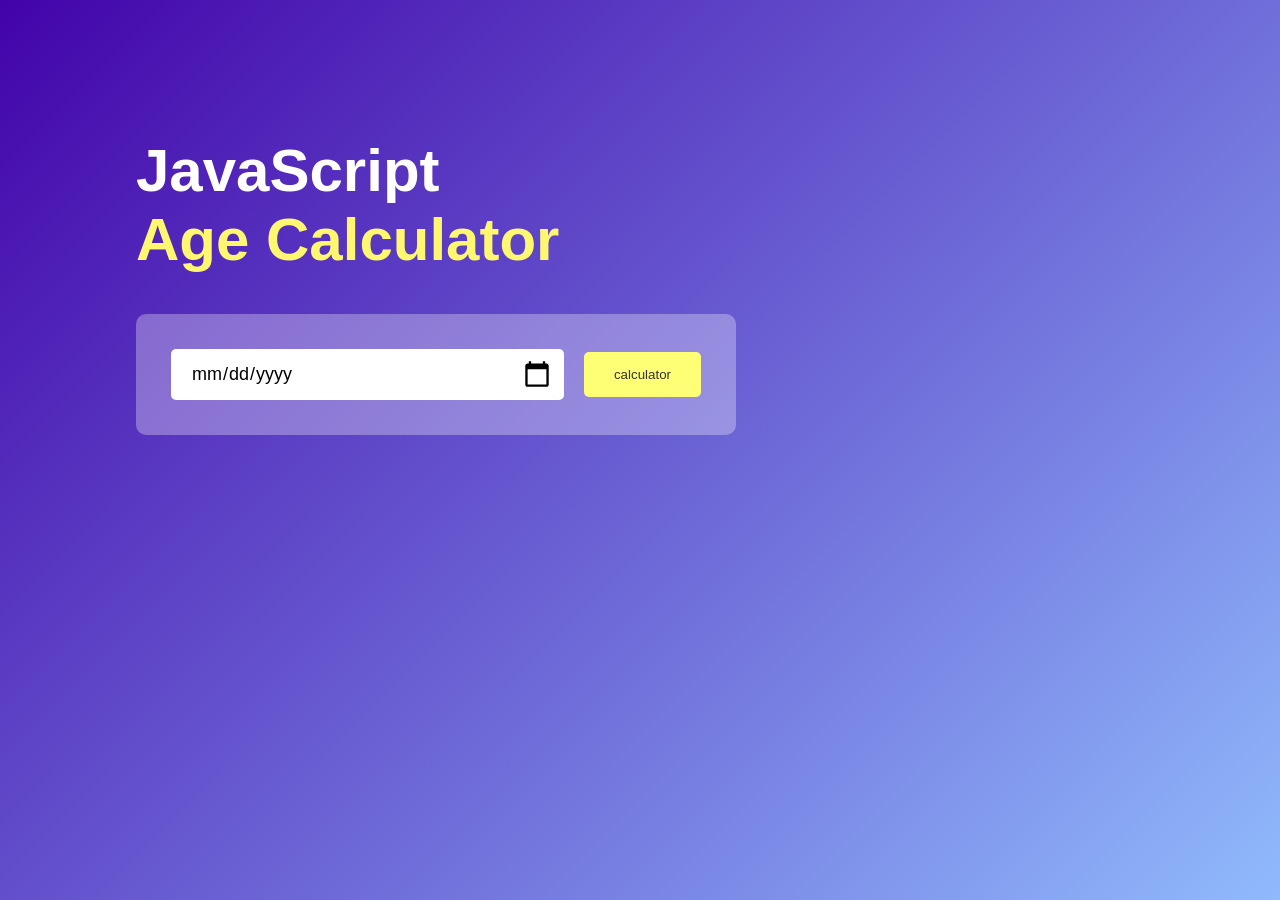
<file: Age Calculator/index.html>
<!DOCTYPE html>
<html lang="en">
<head>
  <meta charset="UTF-8">
  <meta name="viewport" content="width=device-width, initial-scale=1.0">
  <title>Age Calculator App</title>
  <link rel="stylesheet" href="style.css">
</head>
<body>
  <div>
    <div class="container">
      <div class="calculator">
        <h1>JavaScript <br> <span>Age Calculator</span> </h1>
        <div class="input-box">
          <input type="date" id="date">
          <button onclick="calculateAge()">calculator</button>
        </div>
        <p id="result"></p>
      </div>
    </div>
  </div>
   <script src="script.js"></script>
</body>
</html>
</file>
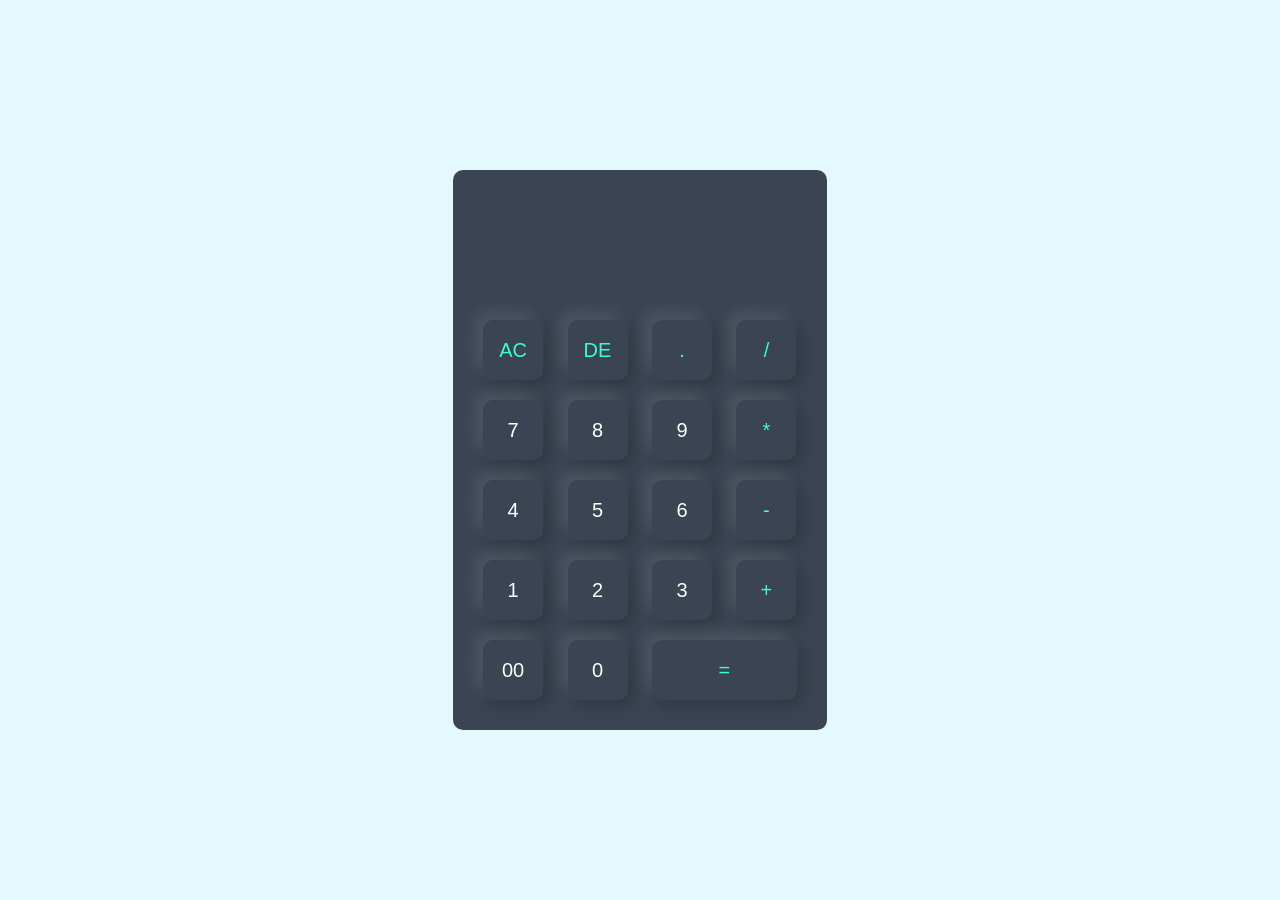
<file: Calculator/index.html>
<!DOCTYPE html>
<html lang="en">
<head>
  <meta charset="UTF-8">
  <meta name="viewport" content="width=device-width, initial-scale=1.0">
  <title>Calculator using javaScript</title>
  <link rel="stylesheet" href="style.css">
</head>
<body>
  <div class="container">
    <div class="calculator">
      <form>
        <div class="display">
          <input type="text" name="display">
        </div>
        <div>
          <input type="button" value="AC" onclick="display.value = '' " class="operator">
          <input type="button" value="DE" onclick="display.value = display.value.toString().slice(0,-1) " class="operator">
          <input type="button" value="." onclick="display.value += '.' " class="operator">
          <input type="button" value="/" onclick="display.value += '/' " class="operator">
        </div>
         <div>
          <input type="button" value="7" onclick="display.value += '7' ">
          <input type="button" value="8" onclick="display.value += '8' ">
          <input type="button" value="9" onclick="display.value += '9' ">
          <input type="button" value="*" onclick="display.value += '*' " class="operator">
        </div>
         <div>
          <input type="button" value="4" onclick="display.value += '4' ">
          <input type="button" value="5" onclick="display.value += '5' ">
          <input type="button" value="6" onclick="display.value += '6' ">
          <input type="button" value="-" onclick="display.value += '-' " class="operator">
        </div>
         <div>
          <input type="button" value="1" onclick="display.value += '1' ">
          <input type="button" value="2" onclick="display.value += '2' ">
          <input type="button" value="3" onclick="display.value += '3' ">
          <input type="button" value="+" onclick="display.value += '+' " class="operator">
        </div>
         <div>
          <input type="button" value="00" onclick="display.value += '00' ">
          <input type="button" value="0" onclick="display.value += '0' ">
          <input type="button" value="=" onclick="display.value = eval(display.value)" class="equal operator" >
        </div>
      </form>
    </div>

  </div>
</body>
</html>
</file>
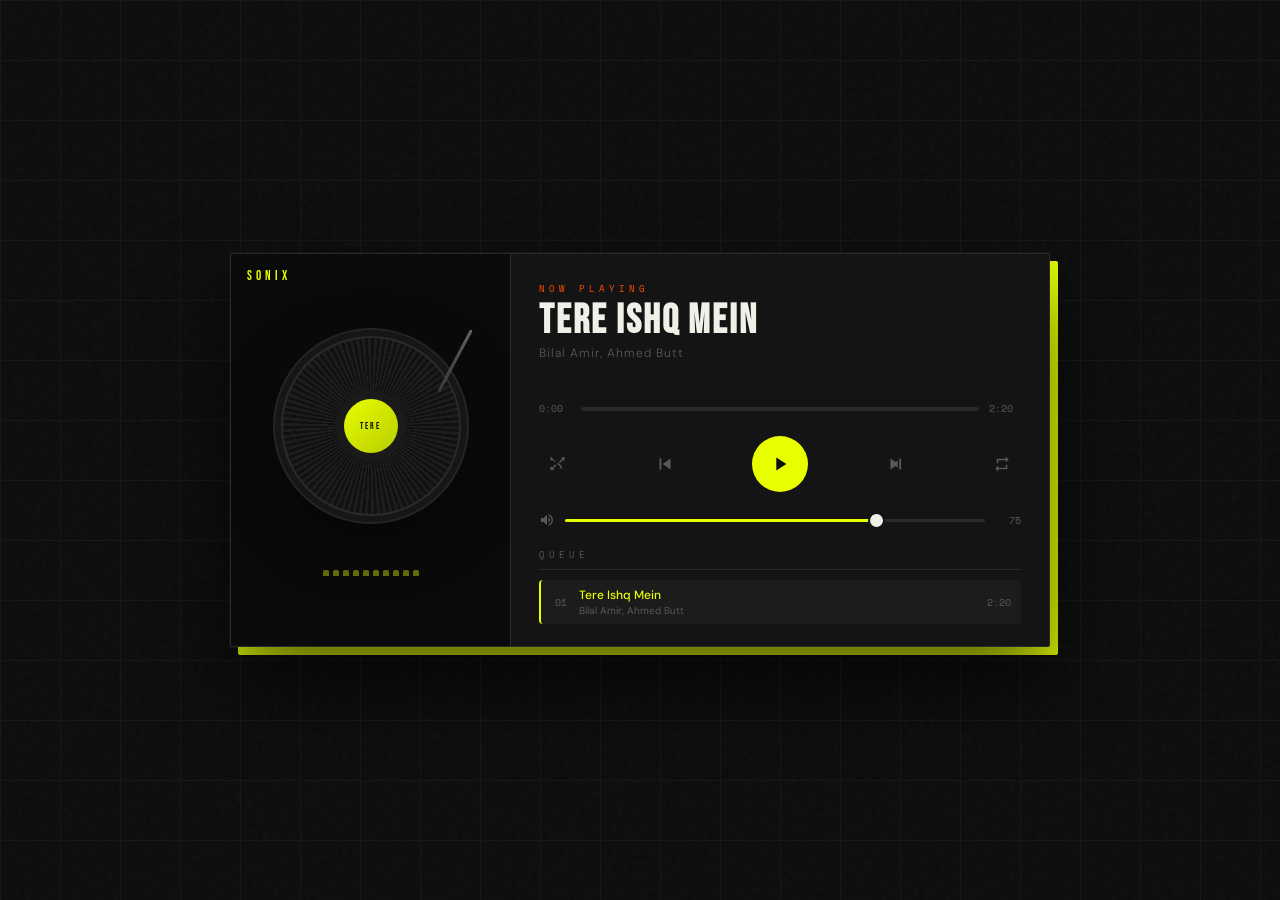
<file: music system/index.html>
<!DOCTYPE html>
<html lang="en">
<head>
  <meta charset="UTF-8" />
  <meta name="viewport" content="width=device-width, initial-scale=1.0"/>
  <title>SONIX — Music Player</title>
  <link rel="stylesheet" href="style.css" />
  <link href="https://fonts.googleapis.com/css2?family=Bebas+Neue&family=DM+Sans:wght@300;400;500&family=Space+Mono&display=swap" rel="stylesheet"/>
</head>
<body>

  <div class="noise"></div>
  <div class="grid-bg"></div>

  <!-- Real audio element -->
  <audio id="audio-player" preload="metadata"></audio>

  <div class="player-shell">

    <!-- Album Art -->
    <div class="art-section">
      <div class="vinyl-wrap">
        <div class="vinyl" id="vinyl">
          <div class="vinyl-label">
            <span class="vinyl-title" id="vinyl-title">TERE</span>
          </div>
        </div>
      </div>
      <div class="eq-bars" id="eq-bars">
        <span></span><span></span><span></span><span></span><span></span>
        <span></span><span></span><span></span><span></span><span></span>
      </div>
    </div>

    <!-- Info & Controls -->
    <div class="control-section">

      <div class="track-meta">
        <div class="track-tag">NOW PLAYING</div>
        <h1 class="track-title" id="track-title">Tere Ishq Mein</h1>
        <p class="track-artist" id="track-artist">Bilal Amir, Ahmed Butt</p>
        <p class="status-msg" id="status-msg">Click ▶ to play</p>
      </div>

      <!-- Progress -->
      <div class="progress-area">
        <span class="time" id="current-time">0:00</span>
        <div class="progress-bar" id="progress-bar">
          <div class="progress-fill" id="progress-fill"></div>
          <div class="progress-thumb" id="progress-thumb"></div>
        </div>
        <span class="time" id="total-time">0:00</span>
      </div>

      <!-- Main Controls -->
      <div class="main-controls">
        <button class="ctrl-btn" id="btn-shuffle" title="Shuffle">
          <svg viewBox="0 0 24 24"><path d="M16 3h5v5l-1.8-1.8-4.6 4.6-1.4-1.4 4.6-4.6L16 3zM4 17l4.6-4.6 1.4 1.4L5.4 18.4 7.2 20H2v-5l2 1.8V17zm12.8 0l1.8 1.8V18h-5l1.8-1.8-4.6-4.6 1.4-1.4 4.6 4.6zM5.4 5.4L7.2 7H2V2l1.8 1.8 4.6 4.6-1.4 1.4L5.4 5.4z"/></svg>
        </button>
        <button class="ctrl-btn ctrl-prev" id="btn-prev" title="Previous">
          <svg viewBox="0 0 24 24"><path d="M6 6h2v12H6zm3.5 6 8.5 6V6z"/></svg>
        </button>
        <button class="ctrl-btn ctrl-play" id="btn-play" title="Play/Pause">
          <svg class="icon-play" viewBox="0 0 24 24"><path d="M8 5v14l11-7z"/></svg>
          <svg class="icon-pause" viewBox="0 0 24 24" style="display:none"><path d="M6 19h4V5H6v14zm8-14v14h4V5h-4z"/></svg>
        </button>
        <button class="ctrl-btn ctrl-next" id="btn-next" title="Next">
          <svg viewBox="0 0 24 24"><path d="M6 18l8.5-6L6 6v12zm2.5-6 5.5 4V8l-5.5 4zm7-6h2v12h-2z"/></svg>
        </button>
        <button class="ctrl-btn" id="btn-repeat" title="Repeat">
          <svg viewBox="0 0 24 24"><path d="M7 7h10v3l4-4-4-4v3H5v6h2V7zm10 10H7v-3l-4 4 4 4v-3h12v-6h-2v4z"/></svg>
        </button>
      </div>

      <!-- Volume -->
      <div class="volume-area">
        <svg class="vol-icon" viewBox="0 0 24 24"><path d="M3 9v6h4l5 5V4L7 9H3zm13.5 3c0-1.77-1-3.29-2.5-4.03v8.05c1.5-.73 2.5-2.25 2.5-4.02zM14 3.23v2.06c2.89.86 5 3.54 5 6.71s-2.11 5.85-5 6.71v2.06c4.01-.91 7-4.49 7-8.77s-2.99-7.86-7-8.77z"/></svg>
        <input type="range" class="volume-slider" id="volume-slider" min="0" max="100" value="75"/>
        <span class="vol-label" id="vol-label">75</span>
      </div>

      <!-- Playlist -->
      <div class="playlist">
        <div class="playlist-header">QUEUE</div>
        <ul class="playlist-list" id="playlist-list"></ul>
      </div>

    </div>
  </div>

  <script src="script.js"></script>
</body>
</html>
</file>
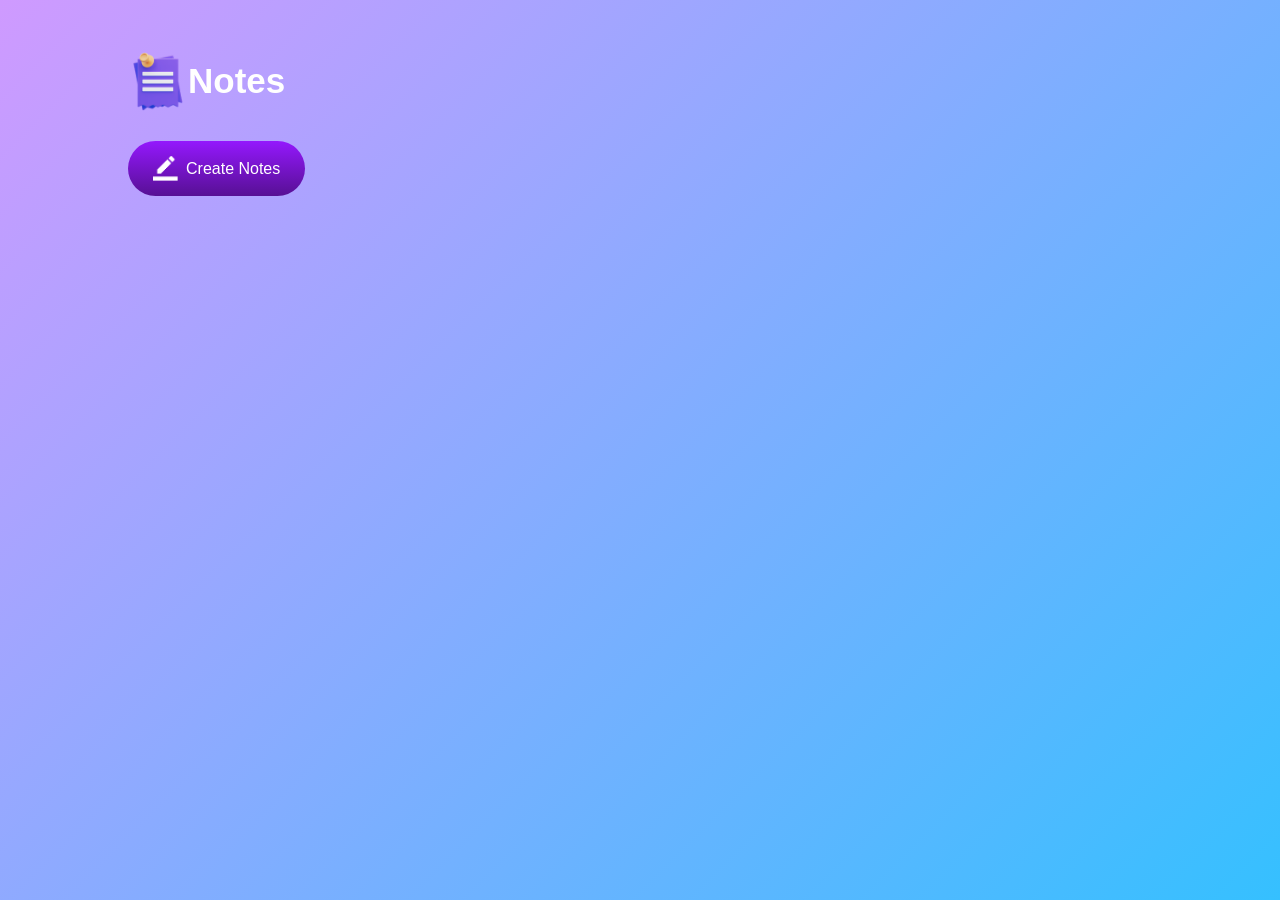
<file: Notes App/index.html>
<!DOCTYPE html>
<html lang="en">
<head>
  <meta charset="UTF-8">
  <meta name="viewport" content="width=device-width, initial-scale=1.0">
  <title>Notes App</title>
  <link rel="stylesheet" href="style.css">
</head>
<body>
  <div class="container">
    <h1><img src="images/notes.png">Notes</h1>
    <button class="btn"><img src="images/edit.png">Create Notes</button>
    <div class="notes-container">
     <!--<p contenteditable="true" class="input-box">
        <img src="images/delete.png">
      </p>-->
    </div>
    
  </div>
  <script src="script.js"></script>
</body>
</html>
</file>
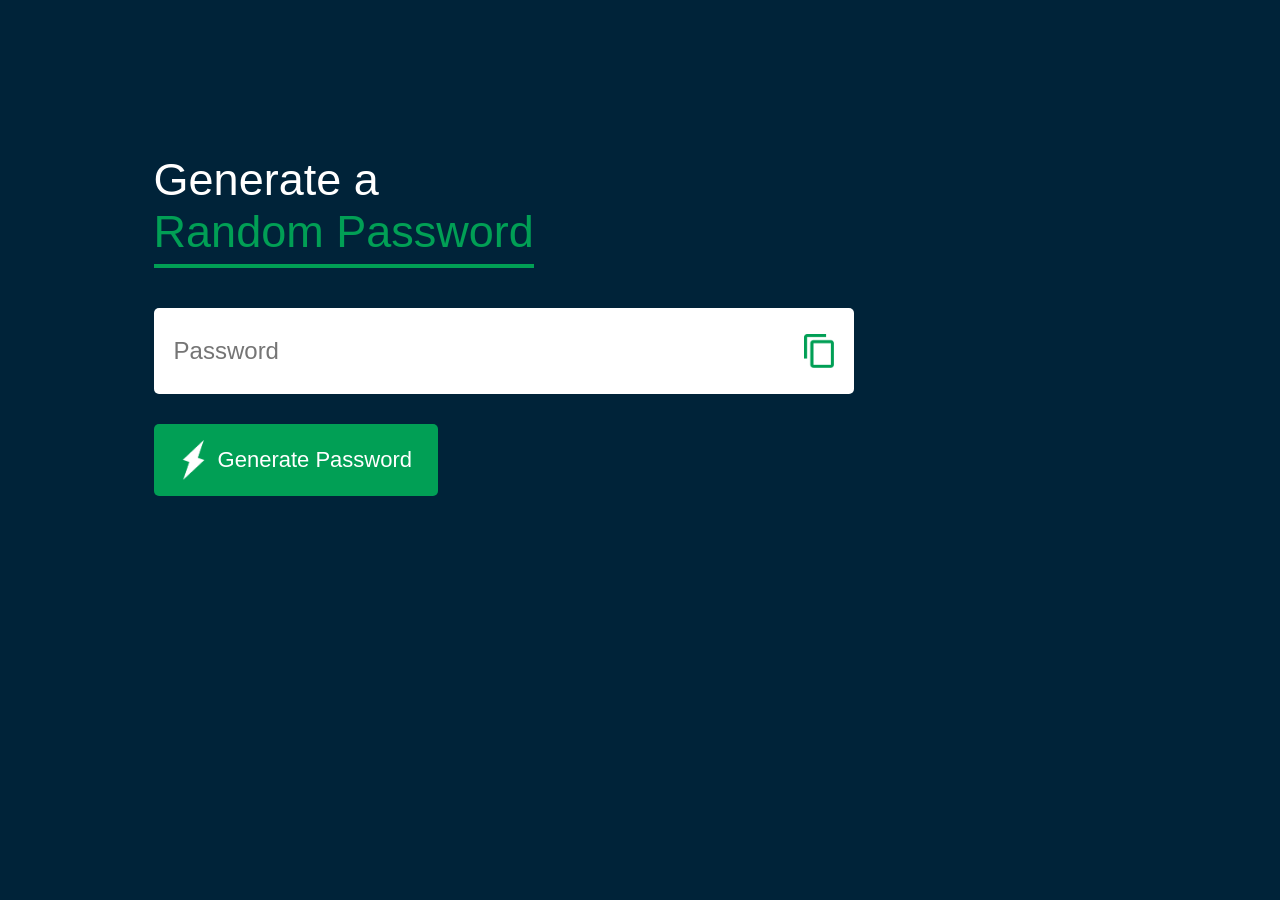
<file: Password Generator/index.html>
<!DOCTYPE html>
<html lang="en">
<head>
  <meta charset="UTF-8">
  <meta name="viewport" content="width=device-width, initial-scale=1.0">
  <title>Password Generator</title>
  <link rel="stylesheet" href="style.css">
</head>
<body>
  <div class="container">
    <h1>Generate a <br> <span>Random Password</span></h1>
    <div class="display">
      <input type="text" id="password" placeholder="Password">
      <img src="rpg_img/images/copy.png" onclick="copyPassword()">
    </div>
    <button onclick="createPassword()"><img src="rpg_img/images/generate.png">Generate Password</button>
  </div>

  <script>
    const PasswordBox = document.getElementById("password");
    const length = 12;

    const upperCase = "ABCDEFGHIJKLMNOPQRSTUVWXYZ";
    const lowerCase = "abcdefghijklmnopqrstuvwxyz";
    const number = "0123456789";
    const symbol = "@#$%^&*()_{[]}<>/=";

    const allChars = upperCase + lowerCase + number + symbol;

    function createPassword(){
      let password = "";
      password += upperCase[Math.floor(Math.random() * upperCase.length)];
      password += lowerCase[Math.floor(Math.random() * lowerCase.length)];
      password += number[Math.floor(Math.random() * number.length)];
      password += symbol[Math.floor(Math.random() * symbol.length)];

         while(length > password.length){
             password += allChars[Math.floor(Math.random() * allChars.length)];
         }
         PasswordBox.value = password;
    }
   

    function copyPassword(){
      PasswordBox.select();
      document.execCommand("copy");
    }

  </script>
</body>
</html>
</file>
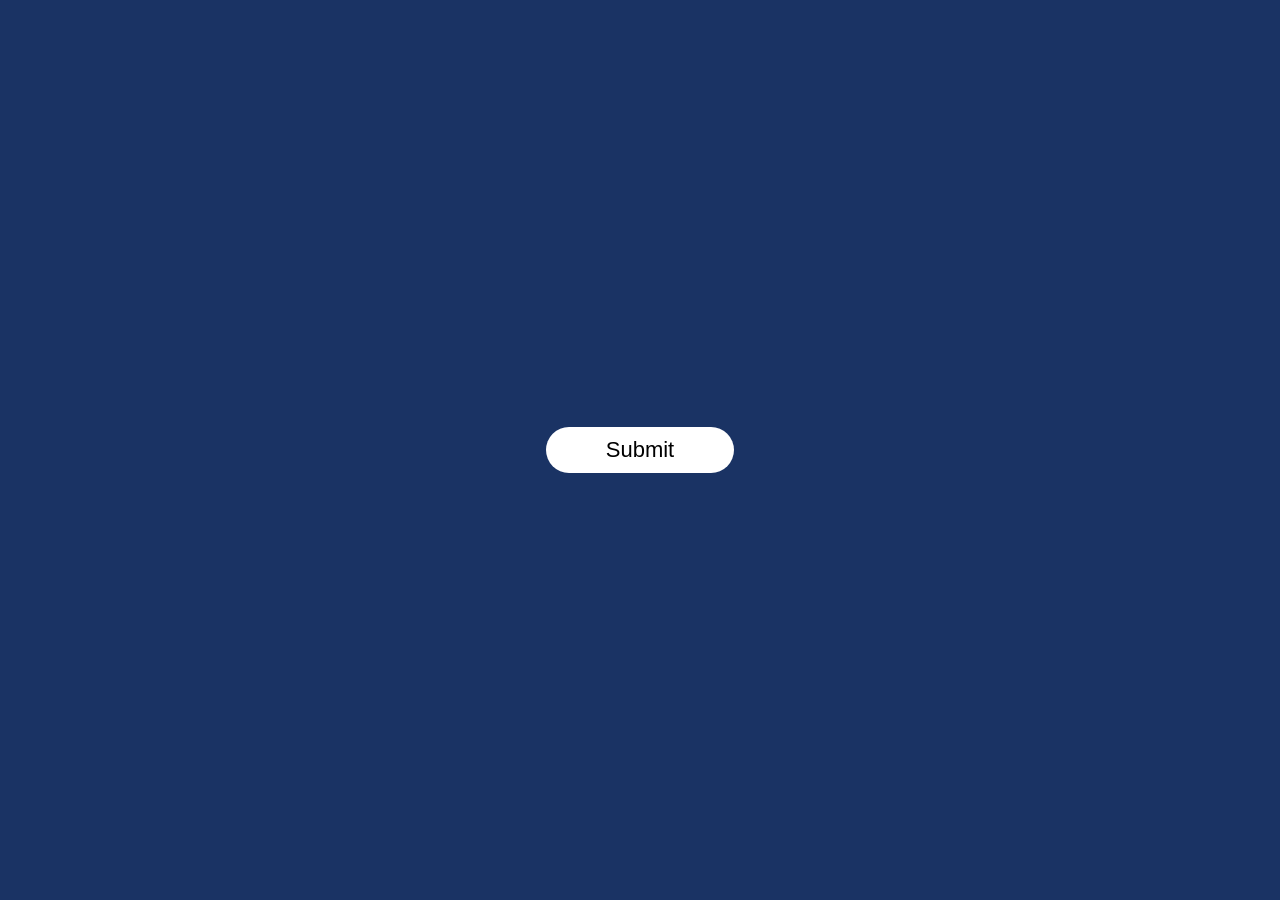
<file: PopUp Design/index.html>
<!DOCTYPE html>
<html lang="en">
<head>
  <meta charset="UTF-8">
  <meta name="viewport" content="width=device-width, initial-scale=1.0">
  <title>PopUp-Design</title>
  <link rel="stylesheet" href="style.css">
</head>
<body>
  <div class="container">
    <button type="submit" class="btn" onclick="openPopup()">Submit</button>
    <div class="popup" id="popup">
      <img src="404-tick.png">
      <h2>Thank You!</h2>
      <p>Your details has been successfully submitted. Thanks!</p>
      <button type="button" onclick="closePopup()">OK</button>
    </div>
  </div>
  <script>
    let popup = document.getElementById("popup");

    function openPopup(){
      popup.classList.add("open-popup");
    }
    function closePopup(){
      popup.classList.remove("open-popup");
    }
  </script>
  
</body>
</html>
</file>
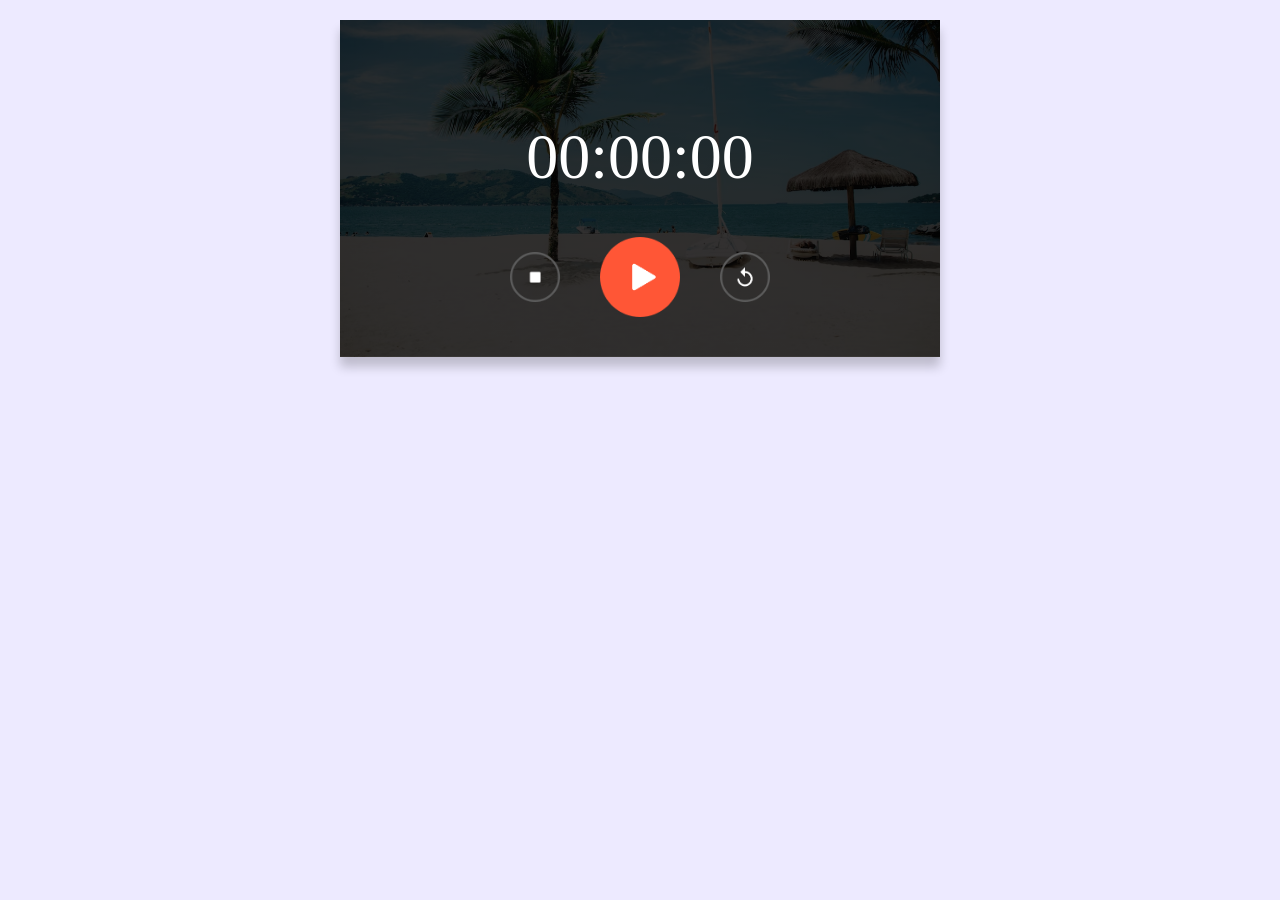
<file: STOPWATCH/index.html>
<!DOCTYPE html>
<html lang="en">
<head>
  <meta charset="UTF-8">
  <meta name="viewport" content="width=device-width, initial-scale=1.0">
  <title>Stop-Watch</title>
  <link rel="stylesheet" href="style.css">
</head>
<body>
  <div class="stopwatch">
    <h1 id="displayTime">00:00:00</h1>
    <div class="buttons">
      <img src="images/stop.png" onclick="watchStop()" >
      <img src="images/start.png" onclick="watchStart()">
      <img src="images/reset.png" onclick="watchReset()">
    </div>

  </div>

  <script src="script.js"></script>
</body>
</html>
</file>
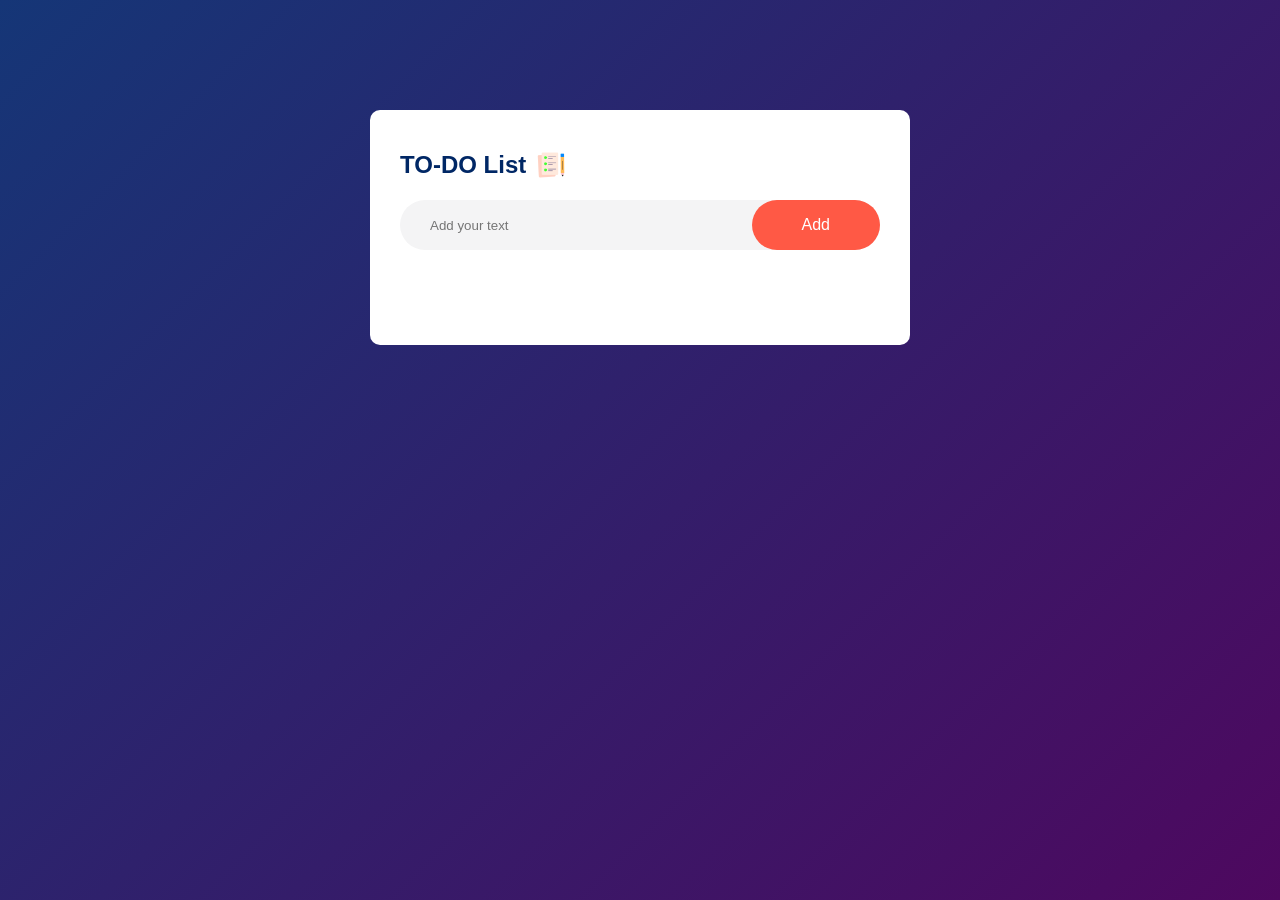
<file: To-Do list/index.html>
<!DOCTYPE html>
<html lang="en">
<head>
  <meta charset="UTF-8">
  <meta name="viewport" content="width=device-width, initial-scale=1.0">
  <title>To-Do list</title>
  <link rel="stylesheet" href="style.css">
</head>
<body>
  <div class="container">
    <div class="todo-app">
      <h2>TO-DO List <img src="images/icon.png"></h2>
      <div class="row">
        <input type="text" id="input-box" placeholder="Add your text">
        <button onclick="addTask()">Add</button>
      </div>
      <ul id="list-container" >
       <!-- <li class="checked">Task 1</li>
        <li>Task 2</li>
        <li>Task 3</li>-->
      </ul>
    </div>
  </div>
  <script src="script.js"></script>
</body>
</html>
</file>
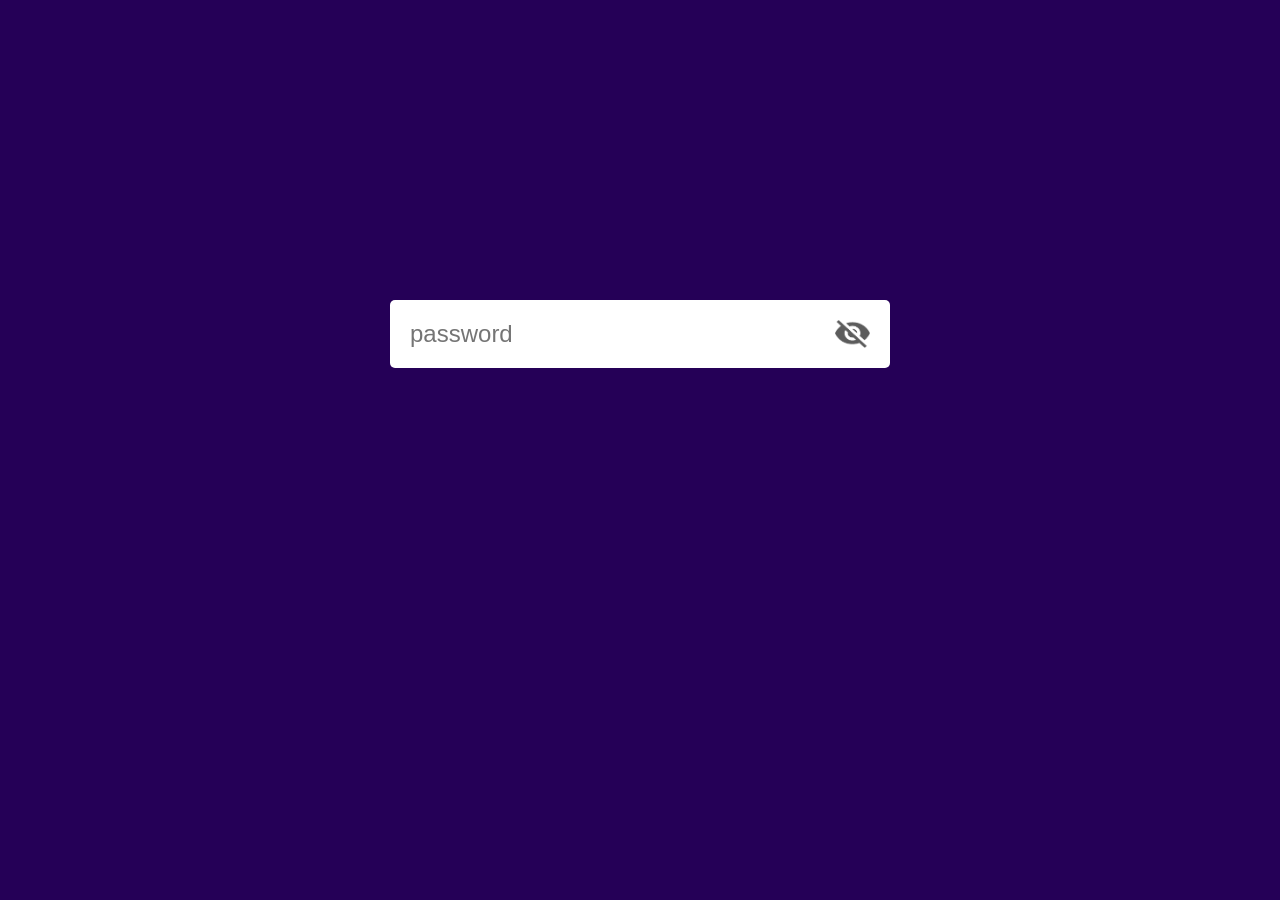
<file: Toggle-Password/index.html>
<!DOCTYPE html>
<html lang="en">
<head>
  <meta charset="UTF-8">
  <meta name="viewport" content="width=device-width, initial-scale=1.0">
  <title>Password Toggle</title>
  <link rel="stylesheet" href="style.css">
</head>
<body>
  <div class="input-box">
    <input type="password" placeholder="password" id="password">
    <img src="eye-icons/eye-close.png" id="eyeicon">
  </div>

  <script>
    let eyeicon = document.getElementById("eyeicon");
    let password = document.getElementById("password");

    eyeicon.onclick = function(){
      if(password.type == "password"){
        password.type = "text";
        eyeicon.src = "eye-icons/eye-open.png";
      }else {
        password.type = "password";
        eyeicon.src = "eye-icons/eye-close.png";
      }
    }
  </script>
</body>
</html>
</file>
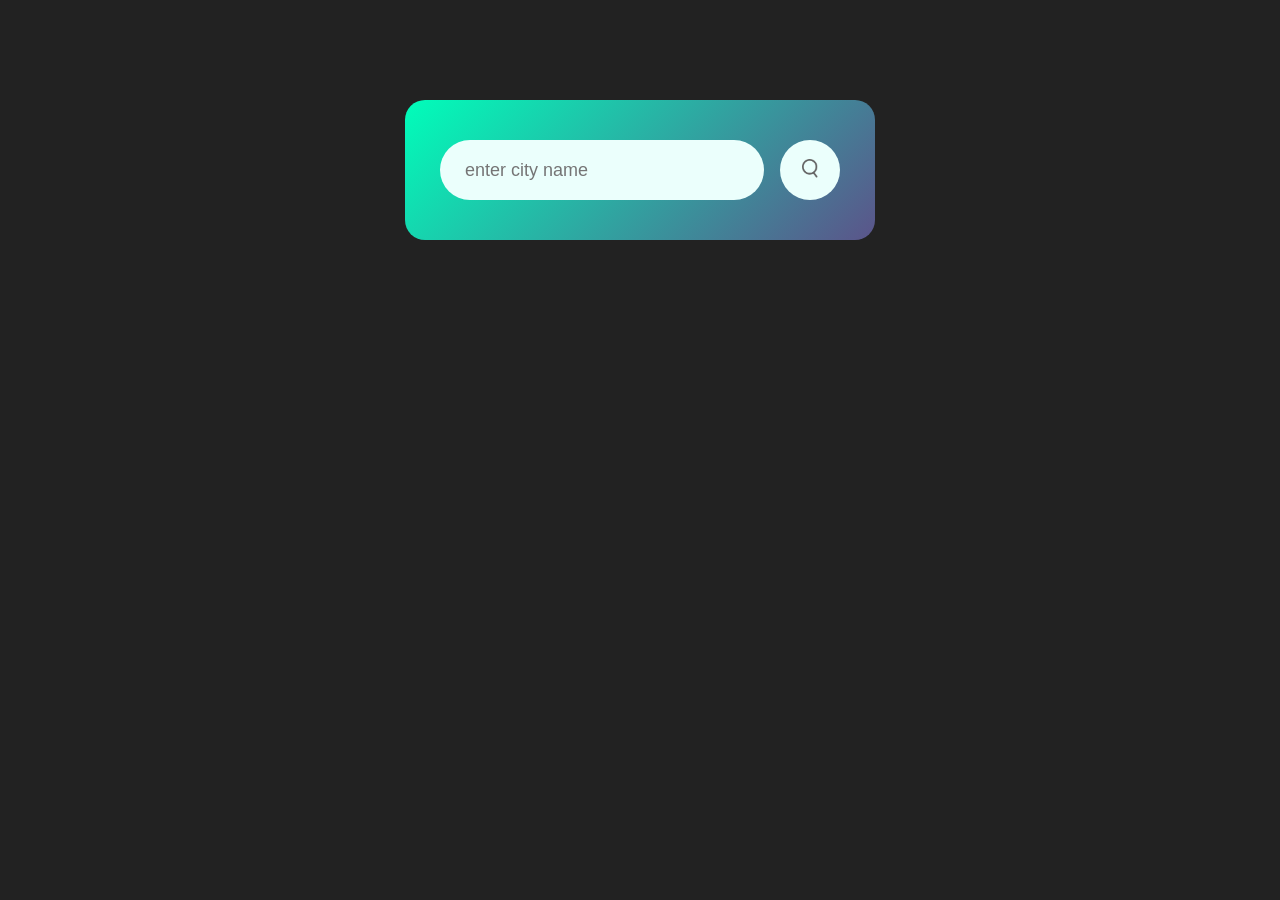
<file: weather-app/index.html>
<!DOCTYPE html>
<html>
<head>
  <meta charset="UTF-8">
  <meta name="viewport" content="width=device-width, initial-scale=1.0">
  <title>Weather App</title>
  <link rel="stylesheet" href="style.css">
</head>
<body>
  
  <div class="card">
      <div class="search">
         <input type="text" placeholder="enter city name"
          spellcheck="false">
         <button><img src="images copy/search.png"></button>
     </div>
     <div class="error">
      <p>Invalid city name</p>
     </div>
     <div class="Weather">
      <img src="images copy/rain.png" 
      class="weather-icon">
      <h1 class="temp">22°c</h1>
      <h2 class="city">New York</h2>
      <div class="details">
        <div class="col">
          <img src="images copy/humidity.png">
          <div>
            <p class="humidity">50%</p>
             <p>Humidity</p>
        </div>
      </div>

      <div class="col">
          <img src="images copy/wind.png">
          <div>
            <p class="wind">50 km/hr</p>
             <p>Wind Speed</p>
        </div>
      </div>
     </div>
  </div>

  <script>
    const apikey = "8ce41040bf933a6d38dc35655ea0453f";
    const apiUrl = "https://api.openweathermap.org/data/2.5/weather?units=metric&q=";
    const searchBox = document.querySelector(".search input");
    const searchBtn = document.querySelector(".search button");
    const weatherIcon = document.querySelector(".weather-icon");

    async function checkWeather(city) {
      const response = await fetch(apiUrl + city + `&appid=${apikey}`);

      if(response.status == 404){
        document.querySelector(".error").style.display = "block";
        document.querySelector(".weather").style.display = "none";
      }else{
      var data = await response.json();

      document.querySelector(".city").innerHTML = data.name;
      document.querySelector(".temp").innerHTML = Math.round(data.main.temp) + "°c";
      document.querySelector(".humidity").innerHTML = data.main.humidity + "%";
      document.querySelector(".wind").innerHTML = data.wind.speed + "km/hr";

      if(data.weather[0].main == "Clouds"){
        weatherIcon.src = "images copy/clouds.png";
      }
      else if(data.weather[0].main == "Clear"){
        weatherIcon.src = "images copy/clear.png";
      }
      else if(data.weather[0].main == "Drizzle"){
        weatherIcon.src = "images copy/drizzle.png";
      }
      else if(data.weather[0].main == "Rain"){
        weatherIcon.src = "images copy/rain.png";
      }
      else if(data.weather[0].main == "Mist"){
        weatherIcon.src = "images copy/mist.png";
      }  

      document.querySelector(".Weather").style.display = "block";  
      document.querySelector(".error").style.display = "none";
    
     }
    }  

    searchBtn.addEventListener("click", ()=>{
        checkWeather(searchBox.value);
      })

  </script>


</body>
</html>
</file>
<file: Age Calculator/style.css>
*{
  margin: 0;
  padding: 0;
  font-family: 'poppins', sans-serif;
  box-sizing: border-box;
}
.container{
  width: 100%;
  min-height: 100vh;
  background: linear-gradient(135deg , #4203a9, #90bafc);
  color: #fff;
  padding: 10px;
}
.calculator{
  width: 100%;
  max-width: 600px;
  margin-left: 10%;
  margin-top: 10%;
}
.calculator h1{
  font-size: 60px;
}
.calculator h1 span{
  color: #fff76f;
}
.input-box{
 margin: 40px 0;
 padding: 35px;
 border-radius: 10px;
 background: rgba(255, 255, 255, 0.3);
 display: flex;
 align-items: center;
}
.input-box input{
  flex: 1;
  margin-right: 20px;
  padding: 14px 20px;
  border: 0;
  outline: 0;
  font-size: 18px;
  border-radius: 5px;
  position: relative;
}
.input-box button{
  background: #ffff76;
  border: 0;
  outline: 0;
  padding: 15px 30px;
  border-radius: 5px;
  font-weight: 500;
  color: #333;
  cursor: pointer;
}
.input-box input::-webkit-calendar-picker-indicator{
  top: 0;
  left: 0;
  right: 0;
  bottom: 0;
  width: auto;
  height: auto;
  position: absolute;
  background-position: calc(100% - 10px);
  background-size: 30px;
  cursor: pointer;
}
</file>
<file: Calculator/style.css>
*{
  margin: 0;
  padding: 0;
  font-family: 'poppins' , sans-serif;
  box-sizing: border-box;
}
.container{
  width: 100%;
  height: 100vh;
  background: #e3f9ff;
  display: flex;
  align-items: center;
  justify-content: center;
}
.calculator{
  background: #3a4452;
  padding: 20px;
  border-radius: 10px;
}
.calculator form input{
  border: 0;
  outline: 0;
  width: 60px;
  height: 60px;
  border-radius: 10px;
  box-shadow: -8px -8px 15px rgba(255, 255, 255, 0.1), 5px 5px 15px rgba(0, 0, 0, 0.2);
  background: transparent;
  font-size: 20px;
  color: #fff;
  cursor: pointer;
  margin: 10px;
}
form .display{
  display: flex;
  justify-content: flex-end;
  margin: 20px 0;
}
form .display input{
  text-align: right;
  flex: 1;
  font-size: 45px;
  box-shadow: none;
}
 form input.equal{
  width: 145px;
 }
 form input.operator{
  color: #33ffd8;
 }
</file>
<file: music system/style.css>
/* ============================================
   SONIX — Music Player Styles
   Theme: Retro-Industrial Dark
============================================ */

*, *::before, *::after {
  box-sizing: border-box;
  margin: 0;
  padding: 0;
}

:root {
  --bg:        #0d0d0d;
  --surface:   #141414;
  --surface2:  #1c1c1c;
  --border:    #2a2a2a;
  --accent:    #e8ff00;
  --accent2:   #ff4d00;
  --text:      #f0f0e8;
  --muted:     #5a5a52;
  --radius:    4px;
}

/* ---------- Background ---------- */
body {
  background: var(--bg);
  color: var(--text);
  font-family: 'DM Sans', sans-serif;
  min-height: 100vh;
  display: flex;
  align-items: center;
  justify-content: center;
  overflow: hidden;
}

.noise {
  position: fixed;
  inset: 0;
  background-image: url("data:image/svg+xml,%3Csvg viewBox='0 0 200 200' xmlns='http://www.w3.org/2000/svg'%3E%3Cfilter id='n'%3E%3CfeTurbulence type='fractalNoise' baseFrequency='0.85' numOctaves='4' stitchTiles='stitch'/%3E%3C/filter%3E%3Crect width='100%25' height='100%25' filter='url(%23n)' opacity='1'/%3E%3C/svg%3E");
  opacity: 0.03;
  pointer-events: none;
  z-index: 0;
}

.grid-bg {
  position: fixed;
  inset: 0;
  background-image:
    linear-gradient(var(--border) 1px, transparent 1px),
    linear-gradient(90deg, var(--border) 1px, transparent 1px);
  background-size: 60px 60px;
  opacity: 0.35;
  pointer-events: none;
  z-index: 0;
}

/* ---------- Player Shell ---------- */
.player-shell {
  position: relative;
  z-index: 10;
  display: flex;
  gap: 0;
  width: min(820px, 96vw);
  background: var(--surface);
  border: 1px solid var(--border);
  border-radius: 2px;
  overflow: hidden;
  box-shadow:
    0 0 0 1px #ffffff08,
    0 40px 80px #00000099,
    8px 8px 0 0 var(--accent);
  animation: slideIn 0.7s cubic-bezier(0.16, 1, 0.3, 1) both;
}

@keyframes slideIn {
  from { opacity: 0; transform: translateY(30px) scale(0.97); }
  to   { opacity: 1; transform: translateY(0) scale(1); }
}

/* ---------- Art Section ---------- */
.art-section {
  width: 280px;
  flex-shrink: 0;
  background: #0a0a0a;
  display: flex;
  flex-direction: column;
  align-items: center;
  justify-content: center;
  padding: 32px 20px 20px;
  border-right: 1px solid var(--border);
  gap: 28px;
  position: relative;
  overflow: hidden;
}

.art-section::before {
  content: 'SONIX';
  position: absolute;
  top: 14px;
  left: 16px;
  font-family: 'Bebas Neue', sans-serif;
  font-size: 13px;
  letter-spacing: 4px;
  color: var(--accent);
}

/* ---------- Vinyl ---------- */
.vinyl-wrap {
  position: relative;
  width: 180px;
  height: 180px;
}

.vinyl {
  width: 180px;
  height: 180px;
  border-radius: 50%;
  background:
    radial-gradient(circle at 50% 50%, #1a1a1a 28%, transparent 28%),
    repeating-conic-gradient(#111 0deg 2deg, #1d1d1d 2deg 4deg);
  border: 2px solid #2a2a2a;
  display: flex;
  align-items: center;
  justify-content: center;
  position: relative;
  box-shadow:
    0 0 0 6px #161616,
    0 0 0 8px #242424,
    0 20px 60px #00000088;
  animation: none;
  transition: box-shadow 0.3s;
}

.vinyl.spinning {
  animation: spin 4s linear infinite;
}

@keyframes spin {
  to { transform: rotate(360deg); }
}

.vinyl-label {
  width: 54px;
  height: 54px;
  border-radius: 50%;
  background: linear-gradient(135deg, var(--accent) 0%, #b8cc00 100%);
  display: flex;
  align-items: center;
  justify-content: center;
  flex-direction: column;
  position: relative;
  z-index: 2;
}

.vinyl-title {
  font-family: 'Bebas Neue', sans-serif;
  font-size: 9px;
  letter-spacing: 2px;
  color: #0d0d0d;
  text-align: center;
  line-height: 1;
}

/* Vinyl needle */
.vinyl-wrap::after {
  content: '';
  position: absolute;
  top: -6px;
  right: -12px;
  width: 3px;
  height: 70px;
  background: linear-gradient(180deg, #888 0%, #444 100%);
  border-radius: 2px;
  transform-origin: top center;
  transform: rotate(28deg);
  opacity: 0.7;
}

/* ---------- EQ Bars ---------- */
.eq-bars {
  display: flex;
  align-items: flex-end;
  gap: 4px;
  height: 32px;
  opacity: 0.4;
  transition: opacity 0.3s;
}

.eq-bars.active { opacity: 1; }

.eq-bars span {
  width: 6px;
  border-radius: 2px 2px 0 0;
  background: var(--accent);
  height: 6px;
  transition: height 0.1s;
}

.eq-bars.active span:nth-child(1)  { animation: eq 0.8s ease-in-out infinite alternate; }
.eq-bars.active span:nth-child(2)  { animation: eq 0.6s ease-in-out 0.1s infinite alternate; }
.eq-bars.active span:nth-child(3)  { animation: eq 1.0s ease-in-out 0.2s infinite alternate; }
.eq-bars.active span:nth-child(4)  { animation: eq 0.7s ease-in-out 0.05s infinite alternate; }
.eq-bars.active span:nth-child(5)  { animation: eq 0.9s ease-in-out 0.15s infinite alternate; }
.eq-bars.active span:nth-child(6)  { animation: eq 0.5s ease-in-out 0.3s infinite alternate; }
.eq-bars.active span:nth-child(7)  { animation: eq 1.1s ease-in-out 0.1s infinite alternate; }
.eq-bars.active span:nth-child(8)  { animation: eq 0.65s ease-in-out 0.25s infinite alternate; }
.eq-bars.active span:nth-child(9)  { animation: eq 0.75s ease-in-out 0.35s infinite alternate; }
.eq-bars.active span:nth-child(10) { animation: eq 0.85s ease-in-out 0.05s infinite alternate; }

@keyframes eq {
  from { height: 4px; }
  to   { height: 30px; }
}

/* ---------- Control Section ---------- */
.control-section {
  flex: 1;
  padding: 28px 28px 22px;
  display: flex;
  flex-direction: column;
  gap: 20px;
  min-width: 0;
}

/* ---------- Track Meta ---------- */
.track-meta { }

.track-tag {
  font-family: 'Space Mono', monospace;
  font-size: 9px;
  letter-spacing: 4px;
  color: var(--accent2);
  margin-bottom: 6px;
}

.track-title {
  font-family: 'Bebas Neue', sans-serif;
  font-size: 40px;
  line-height: 1;
  letter-spacing: 2px;
  color: var(--text);
  white-space: nowrap;
  overflow: hidden;
  text-overflow: ellipsis;
  transition: color 0.3s;
}

.track-artist {
  font-size: 12px;
  color: var(--muted);
  font-weight: 300;
  letter-spacing: 1px;
  margin-top: 4px;
}

.status-msg {
  font-family: 'Space Mono', monospace;
  font-size: 10px;
  color: var(--muted);
  margin-top: 6px;
  min-height: 14px;
  letter-spacing: 0.5px;
  transition: color 0.3s;
}

/* ---------- Progress ---------- */
.progress-area {
  display: flex;
  align-items: center;
  gap: 10px;
}

.time {
  font-family: 'Space Mono', monospace;
  font-size: 10px;
  color: var(--muted);
  width: 32px;
  flex-shrink: 0;
}

.progress-bar {
  flex: 1;
  height: 4px;
  background: var(--border);
  border-radius: 2px;
  cursor: pointer;
  position: relative;
}

.progress-fill {
  height: 100%;
  width: 0%;
  background: var(--accent);
  border-radius: 2px;
  transition: width 0.3s linear;
  position: relative;
}

.progress-thumb {
  position: absolute;
  top: 50%;
  left: 0%;
  width: 12px;
  height: 12px;
  background: var(--text);
  border-radius: 50%;
  transform: translate(-50%, -50%);
  pointer-events: none;
  transition: left 0.3s linear;
  box-shadow: 0 0 0 3px var(--surface);
  opacity: 0;
  transition: opacity 0.2s;
}

.progress-bar:hover .progress-thumb { opacity: 1; }

/* ---------- Main Controls ---------- */
.main-controls {
  display: flex;
  align-items: center;
  justify-content: space-between;
  gap: 6px;
}

.ctrl-btn {
  background: none;
  border: none;
  cursor: pointer;
  padding: 10px;
  border-radius: var(--radius);
  color: var(--muted);
  display: flex;
  align-items: center;
  justify-content: center;
  transition: color 0.2s, background 0.2s, transform 0.15s;
}

.ctrl-btn:hover {
  color: var(--text);
  background: var(--surface2);
}

.ctrl-btn:active { transform: scale(0.92); }

.ctrl-btn svg {
  width: 18px;
  height: 18px;
  fill: currentColor;
}

.ctrl-btn.active { color: var(--accent); }

/* Play button */
.ctrl-play {
  width: 56px;
  height: 56px;
  background: var(--accent) !important;
  color: #0d0d0d !important;
  border-radius: 50% !important;
  border: none;
  box-shadow: 0 0 0 0 var(--accent);
  transition: box-shadow 0.3s, transform 0.15s !important;
}

.ctrl-play:hover {
  box-shadow: 0 0 0 8px rgba(232,255,0,0.15);
}

.ctrl-play svg { width: 22px; height: 22px; }

/* Prev/Next */
.ctrl-prev svg, .ctrl-next svg { width: 22px; height: 22px; }

/* ---------- Volume ---------- */
.volume-area {
  display: flex;
  align-items: center;
  gap: 10px;
}

.vol-icon {
  width: 16px;
  height: 16px;
  fill: var(--muted);
  flex-shrink: 0;
}

.volume-slider {
  flex: 1;
  -webkit-appearance: none;
  appearance: none;
  height: 3px;
  background: var(--border);
  border-radius: 2px;
  outline: none;
  cursor: pointer;
}

.volume-slider::-webkit-slider-thumb {
  -webkit-appearance: none;
  width: 13px;
  height: 13px;
  border-radius: 50%;
  background: var(--text);
  cursor: pointer;
  box-shadow: 0 0 0 2px var(--surface);
  transition: transform 0.2s;
}

.volume-slider::-webkit-slider-thumb:hover { transform: scale(1.2); }

.vol-label {
  font-family: 'Space Mono', monospace;
  font-size: 10px;
  color: var(--muted);
  width: 26px;
  text-align: right;
}

/* ---------- Playlist ---------- */
.playlist { flex: 1; min-height: 0; }

.playlist-header {
  font-family: 'Space Mono', monospace;
  font-size: 9px;
  letter-spacing: 4px;
  color: var(--muted);
  margin-bottom: 10px;
  border-bottom: 1px solid var(--border);
  padding-bottom: 8px;
}

.playlist-list {
  list-style: none;
  display: flex;
  flex-direction: column;
  gap: 2px;
  max-height: 140px;
  overflow-y: auto;
  scrollbar-width: thin;
  scrollbar-color: var(--border) transparent;
}

.playlist-list li {
  display: flex;
  align-items: center;
  gap: 12px;
  padding: 7px 10px;
  border-radius: var(--radius);
  cursor: pointer;
  transition: background 0.15s;
  border-left: 2px solid transparent;
}

.playlist-list li:hover {
  background: var(--surface2);
}

.playlist-list li.active {
  background: var(--surface2);
  border-left-color: var(--accent);
}

.pl-num {
  font-family: 'Space Mono', monospace;
  font-size: 10px;
  color: var(--muted);
  width: 16px;
  text-align: right;
  flex-shrink: 0;
}

.pl-info { flex: 1; min-width: 0; }

.pl-name {
  font-size: 12px;
  font-weight: 500;
  white-space: nowrap;
  overflow: hidden;
  text-overflow: ellipsis;
}

.pl-artist {
  font-size: 10px;
  color: var(--muted);
  margin-top: 1px;
}

.pl-dur {
  font-family: 'Space Mono', monospace;
  font-size: 10px;
  color: var(--muted);
  flex-shrink: 0;
}

.playlist-list li.active .pl-name { color: var(--accent); }

/* ---------- Responsive ---------- */
@media (max-width: 600px) {
  .player-shell { flex-direction: column; width: 96vw; box-shadow: 0 0 0 1px #ffffff08, 0 40px 80px #00000099, 4px 4px 0 0 var(--accent); }
  .art-section { width: 100%; border-right: none; border-bottom: 1px solid var(--border); flex-direction: row; padding: 20px; gap: 20px; justify-content: flex-start; }
  .vinyl-wrap, .vinyl { width: 90px; height: 90px; }
  .vinyl-label { width: 28px; height: 28px; }
  .vinyl-title { font-size: 6px; }
  .vinyl-wrap::after { height: 44px; }
  .eq-bars { height: 20px; }
  .control-section { padding: 20px 16px; }
  .track-title { font-size: 28px; }
}
</file>
<file: Notes App/style.css>
*{
  padding: 0;
  margin: 0;
  font-family: sans-serif , 'poppins';
  box-sizing: border-box;
}
.container{
  width: 100%;
  min-height: 100vh;
  background: linear-gradient(135deg , #cf9aff, #35c0ff);
  color: #fff;
  padding-top: 4%;
  padding-left: 10%;
}
.container h1{
  display: flex;
  align-items: center;
  font-size: 35px;
  font-weight: 600;
}
.container h1 img{
  width: 60px;
}
.container button img{
  width: 25px;
  margin-right: 8px;
}
.container button{
  display: flex;
  align-items: center;
  background: linear-gradient(#9418fd, #571094);
  color: #fff;
  font-size: 16px;
  outline: 0;
  border: 0;
  border-radius: 40px;
  padding: 15px 25px;
  margin: 30px 0 20px;
  cursor: pointer;
}
.input-box{
  position: relative;
  width: 100%;
  max-width: 500px;
  min-height: 150px;
  background: #fff;
  color: #333;
  padding: 20px;
  margin: 20px 0;
  outline: none;
  border-radius: 5px;
}
.input-box img{
  width: 25px;
  position: absolute;
  bottom: 15px;
  right: 15px;
  cursor: pointer;
}
</file>
<file: Password Generator/style.css>
*{
  margin: 0;
  padding: 0;
  font-family: 'poppins', sans-serif;
  box-sizing: border-box;
}
body{
  background: #002339;
  color: #fff;
}
.container{
  margin: 12%;
  width: 90%;
  max-width: 700px;
}
.display{
  width: 100%;
  margin-top: 50px;
  margin-bottom: 30px;
  background: #fff;
  color: #333;
  display: flex;
  align-items: center;
  justify-content: space-between;
  padding: 26px 20px;
  border-radius: 5px;
}
.container h1{
  font-weight:500 ;
  font-size:45px ;
}
.container h1 span{
  color: #019f55;
  border-bottom: 4px solid #019f55;
  padding-bottom: 7px;
}
.display img{
  width: 30px;
  cursor: pointer;
}
.display input{
  border: 0;
  outline: 0;
  font-size: 24px;
}
.container button img{
  width: 28px;
  margin-right: 10px;
}
.container button{
  border: 0;
  outline: 0;
  background: #019f55;
  color: #fff;
  font-size: 22px;
  font-weight: 300;
  display: flex;
  align-items: center;
  justify-content: center;
  padding: 16px 26px;
  border-radius: 5px;
  cursor: pointer;
}
</file>
<file: PopUp Design/style.css>
*{
  margin: 0;
  padding: 0;
  box-sizing: border-box;
  font-family: 'poppins' , sans-serif;
}
.container{
  width: 100%;
  height: 100vh;
  background: #1a3364;
  display: flex;
  align-items: center;
  justify-content: center;
}
.btn{
  padding: 10px 60px;
  background: #fff;
  border: 0;
  outline: none;
  cursor: pointer;
  font-size: 22px;
  font-weight: 500;
  border-radius: 30px;
}
.popup{
  width: 400px;
  background: #fff;
  border-radius: 6px;
  position: absolute;
  top: 0;
  left: 50%;
  transform: translate(-50%, -50%) scale(0.1);
  text-align: center;
  padding: 0 30px 30px;
  color: #333;
  visibility: hidden;
  transition: transform 0.4s, top 0.4s;
}
.open-popup{
  visibility: visible;
  top: 50%;
  transform: translate(-50%, -50%) scale(1);
}

.popup img{
  width: 100px;
  margin-top: -50px;
  border-radius: 50%;
  box-shadow: 0 2px 5px rgba(0,0,0,0.2);
}
.popup h2{
  font-size: 38px;
  font-weight: 500;
  margin: 30px 0 10px;
}
.popup button{
  width: 100%;
  margin-top: 50px;
  padding: 10px 0;
  background: #6fd649;
  color: #fff;
  border: 0;
  outline: none;
  font-size: 18px;
  border-radius: 4px;
  cursor: pointer;
  box-shadow: 0 5px 5px rgba(0,0,0,0.2);

}
</file>
<file: STOPWATCH/style.css>
body{
 background: #edeaff;
}
.stopwatch{
  width: 90%;
  max-width: 600px;
  background-image: linear-gradient(rgba(0,0,0,0.8),rgba(0,0,0,0.8)), url(images/background.png);
  background-size: cover;
  background-position: center;
  text-align: center;
  padding: 40px 0;
  color: #fff;
  margin: 20px auto 0;
  box-shadow: 0 10px 10px rgba(0,0,0,0.2);
}
.stopwatch h1{
  margin-top: 60px;
  font-size: 64px;
  font-weight: 300;
}
.buttons {
  display: flex;
  align-items: center;
  justify-content: center;
}
.buttons img{
  width: 50px;
  margin: 0 20px;
  cursor: pointer;
}
.buttons img:nth-child(2){
  width: 80px;
}
</file>
<file: To-Do list/style.css>
*{
  margin: 0;
  padding: 0;
  font-family: sans-serif;
  box-sizing: border-box;
}
.container{
  width: 100%;
  min-height: 100vh;
  background: linear-gradient(135deg, #153677,#4e085f);
  padding: 10px;
}
.todo-app{
  width: 100%;
  max-width: 540px;
  background: #fff;
  margin: 100px auto 20px;
  padding: 40px 30px 70px;
  border-radius: 10px;
}
.todo-app h2{
  color: #002765;
  display: flex;
  align-items: center;
  margin-bottom: 20px;
}
.todo-app h2 img{
  width: 30px;
  margin-left: 10px;
}
.row{
  display: flex;
  align-items: center;
  justify-content: space-between;
  background: #f4f4f5;
  border-radius: 30px;
  padding-left: 20px;
  margin-bottom: 25px;
}
input{
  flex: 1;
  border: none;
  outline: none;
  background: transparent;
  padding: 10px;
  font-weight: 14px;
}
button{
  border: none;
  outline: none;
  padding: 16px 50px;
  background: #ff5945;
  color: #fff;
  font-size: 16px;
  cursor: pointer;
  border-radius: 40px;
}
ul li{
  list-style: none;
  font-size: 17px;
  padding: 12px 8px 12px 50px;
  user-select: none;
  cursor: pointer;
  position: relative;
}
ul li::before{
  content: '';
  position: absolute;
  height: 28px;
  width: 28px;
  border-radius: 50%;
  background-image: url(images/unchecked.png);
  background-size: cover;
  background-position: center;
  top: 12px;
  left: 8px;
}
ul li.checked{
  color: #555;
  text-decoration:line through;
}ul li.checked::before{
  background-image:url(images/checked.png);

}
ul li span{
  position: absolute;
  right: 0;
  top:5px;
  width: 40px;
  height: 40px;
  font-size: 22px;
  color: #555;
  line-height: 40px;
  text-align: center;
  border-radius: 50%;
}
ul li span:hover{
  background: #edeef0;
}
</file>
<file: Toggle-Password/style.css>
*{
  margin: 0;
  padding: 0;
  font-family: 'poppins' , sans-serif;
  box-sizing: border-box;
}
body{
  background: #250057;
}
.input-box{
  background: #fff;
  width: 90%;
  max-width: 500px;
  border-radius: 5px;
  padding: 10px 20px;
  margin: 300px auto;
  display: flex;
  align-items: center;
}
.input-box input{
  width: 100%;
  padding: 10px 0;
  border: 0;
  outline: 0;
  font-size: 24px;
  color: #555;
}
.input-box img{
  width: 35px;
  cursor: pointer;
}
</file>
<file: weather-app/style.css>
*{
  margin: 0;
  padding: 0;
  font-family: 'Poppins', sans-serif;
  box-sizing: border-box;
}
body{
  background-color: #222;
}
.card{
  width: 90%;
  max-width: 470px;
  background:linear-gradient(135deg, #00feba, #5b548a);
  color: #fff;
  margin: 100px auto 0;
  border-radius: 20px;
  padding: 40px 35px;
  text-align: center;
}
.search{
  width: 100%;
  display: flex;
  align-items: center;
  justify-content: space-between;
}
.search input{
  border: 0;
  outline: 0;
  background: #ebfffc;
  color: #555;
  padding: 10px 25px;
  height: 60px;
  border-radius: 30px;
  flex: 1;
  margin-right: 16px;
  font-size: 18px;
}
.search button{
  border: 0;
  outline: 0;
  background: #ebfffc;
  border-radius: 50%;
  width: 60px;
  height: 60px;
  cursor: pointer;
}
.search button img{
  width: 16px;
}
.weather-icon{
  width: 170px;
  margin-top: 30px;
}
.weather h1{
  font-size: 80px;
  font-weight: 500;
}
.weather h2{
  font-size: 45px;
  font-weight: 400;
  margin-top: -10px;
}
.details{
  display: flex;
  align-items: center;
  justify-content: space-between;
  padding: 0 20px;
  margin-top: 50px;
}
.col{
  display: flex;
  align-items: center;
  text-align: left;
}
.col img{
  width: 40px;
  margin-right: 10px;
}
.humidity, .wind{
  font-size: 28px;
  margin-top: -6px;
}
.Weather{
  display: none;
}
.error{
  text-align: left;
  margin-left: 10px;
  font-size: 14px;
  margin-top: 10px;
  display: none;
}
</file>
